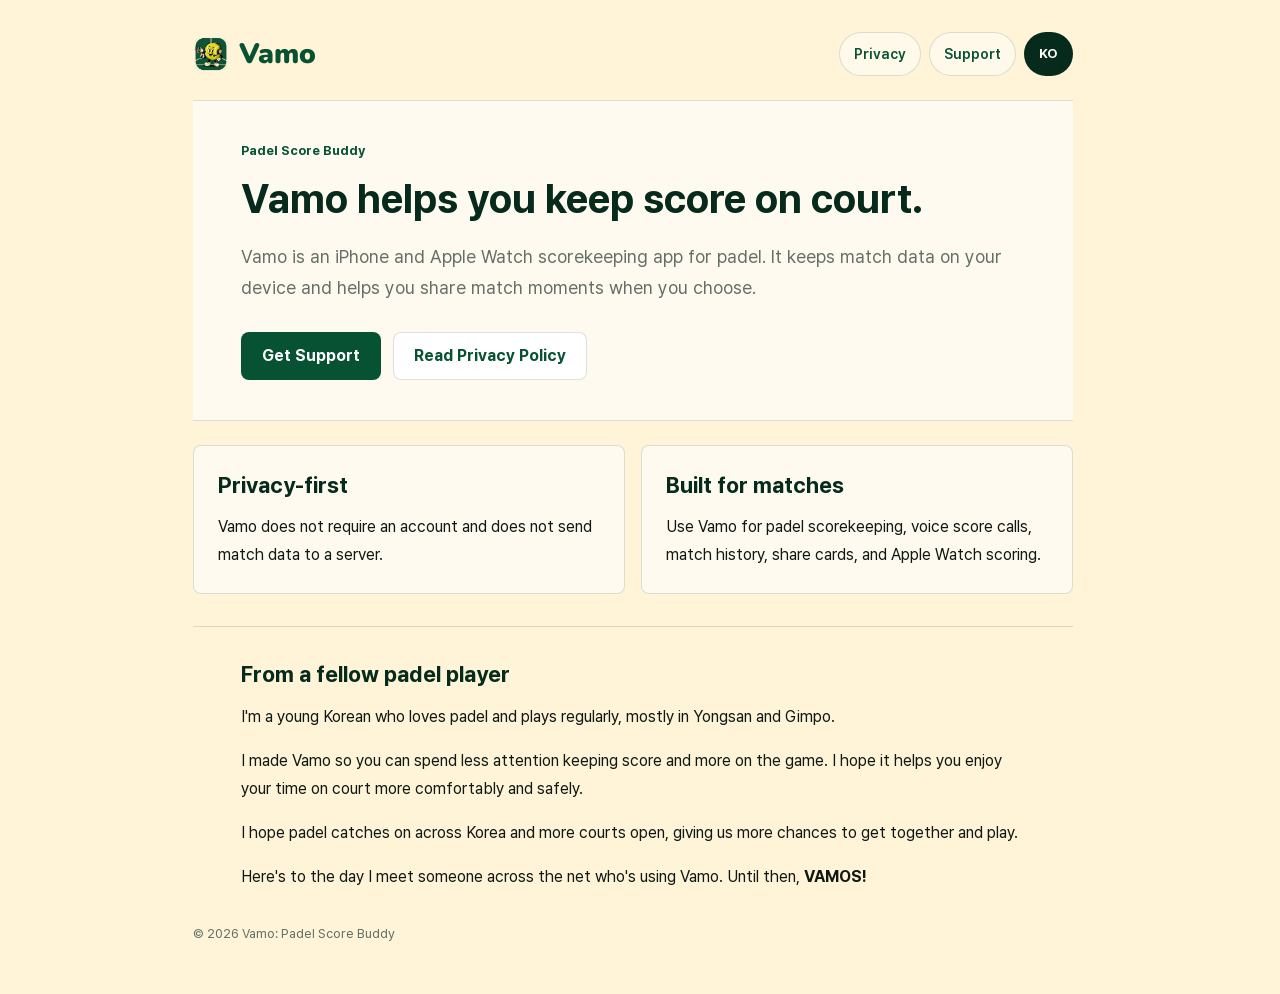
<file: index.html>
<!doctype html>
<html lang="en">
  <head>
    <meta charset="utf-8">
    <meta name="viewport" content="width=device-width, initial-scale=1">
    <title>Vamo Support</title>
    <meta name="description" content="Support and privacy information for Vamo: Padel Score Buddy.">
    <link rel="stylesheet" href="/styles.css">
  </head>
  <body>
    <main class="page">
      <div class="shell">
        <nav class="nav" aria-label="Main navigation">
          <a class="brand" href="/">
            <img class="mark" src="/assets/vamo-icon.png" alt="">
            <span>Vamo</span>
          </a>
          <div class="nav-links">
            <a href="/privacy/">Privacy</a>
            <a href="/support/">Support</a>
            <a class="language-button" href="/ko/">KO</a>
          </div>
        </nav>

        <section class="hero">
          <div class="kicker">Padel Score Buddy</div>
          <h1>Vamo helps you keep score on court.</h1>
          <p class="lead">
            Vamo is an iPhone and Apple Watch scorekeeping app for padel. It keeps match data on your device and helps you share match moments when you choose.
          </p>
          <div class="actions">
            <a class="button" href="/support/">Get Support</a>
            <a class="button secondary" href="/privacy/">Read Privacy Policy</a>
          </div>
        </section>

        <section class="grid" aria-label="Quick links">
          <article class="card">
            <h2>Privacy-first</h2>
            <p>Vamo does not require an account and does not send match data to a server.</p>
          </article>
          <article class="card">
            <h2>Built for matches</h2>
            <p>Use Vamo for padel scorekeeping, voice score calls, match history, share cards, and Apple Watch scoring.</p>
          </article>
        </section>

        <section class="developer-story" aria-labelledby="developer-heading">
          <h2 id="developer-heading">From a fellow padel player</h2>
          <p>I'm a young Korean who loves padel and plays regularly, mostly in Yongsan and Gimpo.</p>
          <p>I made Vamo so you can spend less attention keeping score and more on the game. I hope it helps you enjoy your time on court more comfortably and safely.</p>
          <p>I hope padel catches on across Korea and more courts open, giving us more chances to get together and play.</p>
          <p>Here's to the day I meet someone across the net who's using Vamo. Until then, <strong>VAMOS!</strong></p>
        </section>

        <p class="footer">© 2026 Vamo: Padel Score Buddy</p>
      </div>
    </main>
  </body>
</html>
</file>
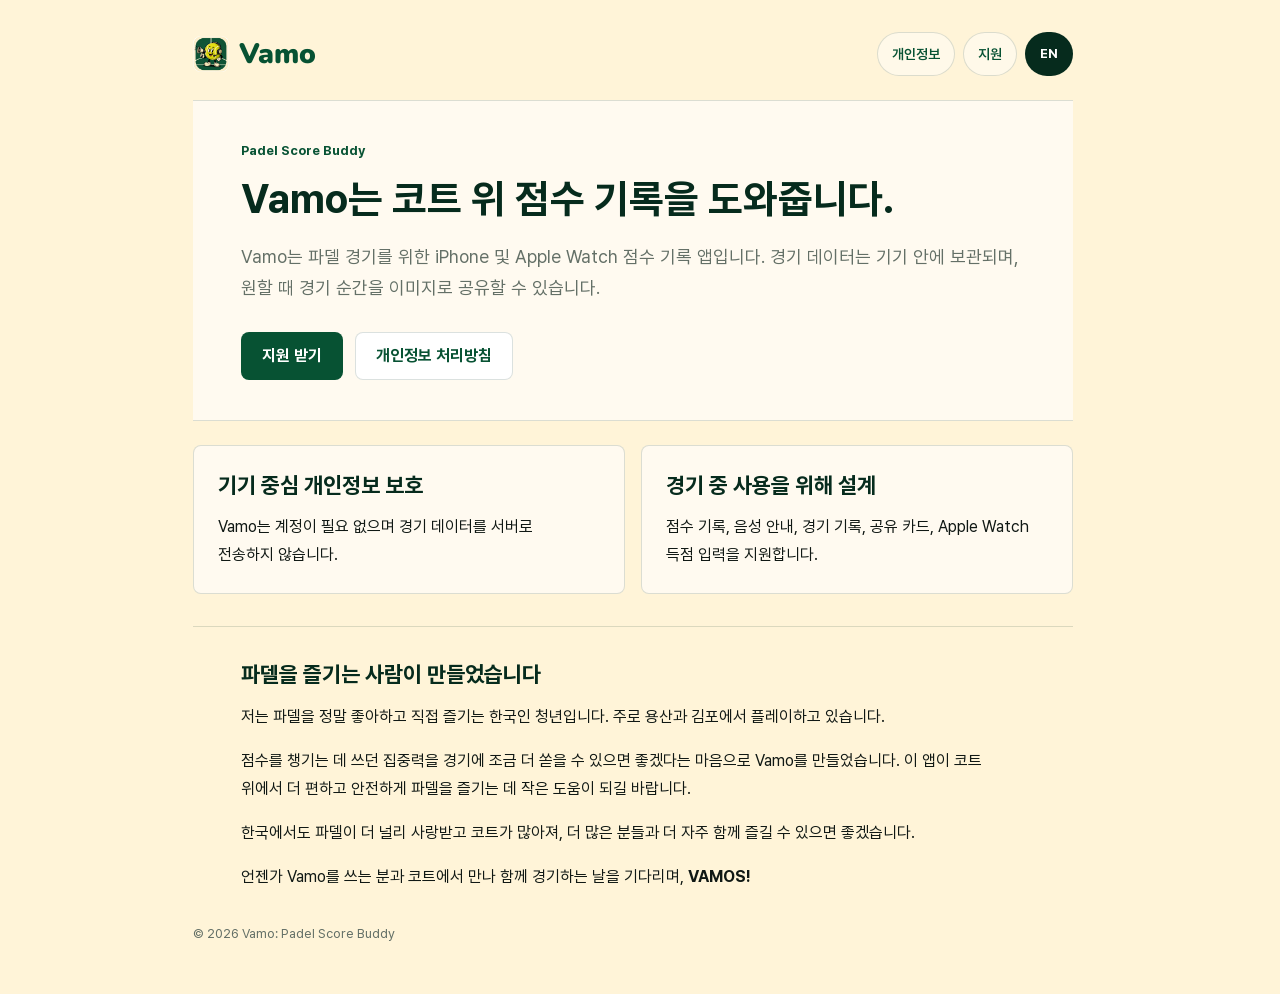
<file: ko/index.html>
<!doctype html>
<html lang="ko">
  <head>
    <meta charset="utf-8">
    <meta name="viewport" content="width=device-width, initial-scale=1">
    <title>Vamo 지원</title>
    <meta name="description" content="Vamo: Padel Score Buddy의 지원 및 개인정보 안내.">
    <link rel="stylesheet" href="/styles.css">
  </head>
  <body>
    <main class="page">
      <div class="shell">
        <nav class="nav" aria-label="Main navigation">
          <a class="brand" href="/ko/">
            <img class="mark" src="/assets/vamo-icon.png" alt="">
            <span>Vamo</span>
          </a>
          <div class="nav-links">
            <a href="/ko/privacy/">개인정보</a>
            <a href="/ko/support/">지원</a>
            <a class="language-button" href="/">EN</a>
          </div>
        </nav>

        <section class="hero">
          <div class="kicker">Padel Score Buddy</div>
          <h1>Vamo는 코트 위 점수 기록을 도와줍니다.</h1>
          <p class="lead">
            Vamo는 파델 경기를 위한 iPhone 및 Apple Watch 점수 기록 앱입니다. 경기 데이터는 기기 안에 보관되며, 원할 때 경기 순간을 이미지로 공유할 수 있습니다.
          </p>
          <div class="actions">
            <a class="button" href="/ko/support/">지원 받기</a>
            <a class="button secondary" href="/ko/privacy/">개인정보 처리방침</a>
          </div>
        </section>

        <section class="grid" aria-label="Quick links">
          <article class="card">
            <h2>기기 중심 개인정보 보호</h2>
            <p>Vamo는 계정이 필요 없으며 경기 데이터를 서버로 전송하지 않습니다.</p>
          </article>
          <article class="card">
            <h2>경기 중 사용을 위해 설계</h2>
            <p>점수 기록, 음성 안내, 경기 기록, 공유 카드, Apple Watch 득점 입력을 지원합니다.</p>
          </article>
        </section>

        <section class="developer-story" aria-labelledby="developer-heading">
          <h2 id="developer-heading">파델을 즐기는 사람이 만들었습니다</h2>
          <p>저는 파델을 정말 좋아하고 직접 즐기는 한국인 청년입니다. 주로 용산과 김포에서 플레이하고 있습니다.</p>
          <p>점수를 챙기는 데 쓰던 집중력을 경기에 조금 더 쏟을 수 있으면 좋겠다는 마음으로 Vamo를 만들었습니다. 이 앱이 코트 위에서 더 편하고 안전하게 파델을 즐기는 데 작은 도움이 되길 바랍니다.</p>
          <p>한국에서도 파델이 더 널리 사랑받고 코트가 많아져, 더 많은 분들과 더 자주 함께 즐길 수 있으면 좋겠습니다.</p>
          <p>언젠가 Vamo를 쓰는 분과 코트에서 만나 함께 경기하는 날을 기다리며, <strong>VAMOS!</strong></p>
        </section>

        <p class="footer">© 2026 Vamo: Padel Score Buddy</p>
      </div>
    </main>
  </body>
</html>
</file>
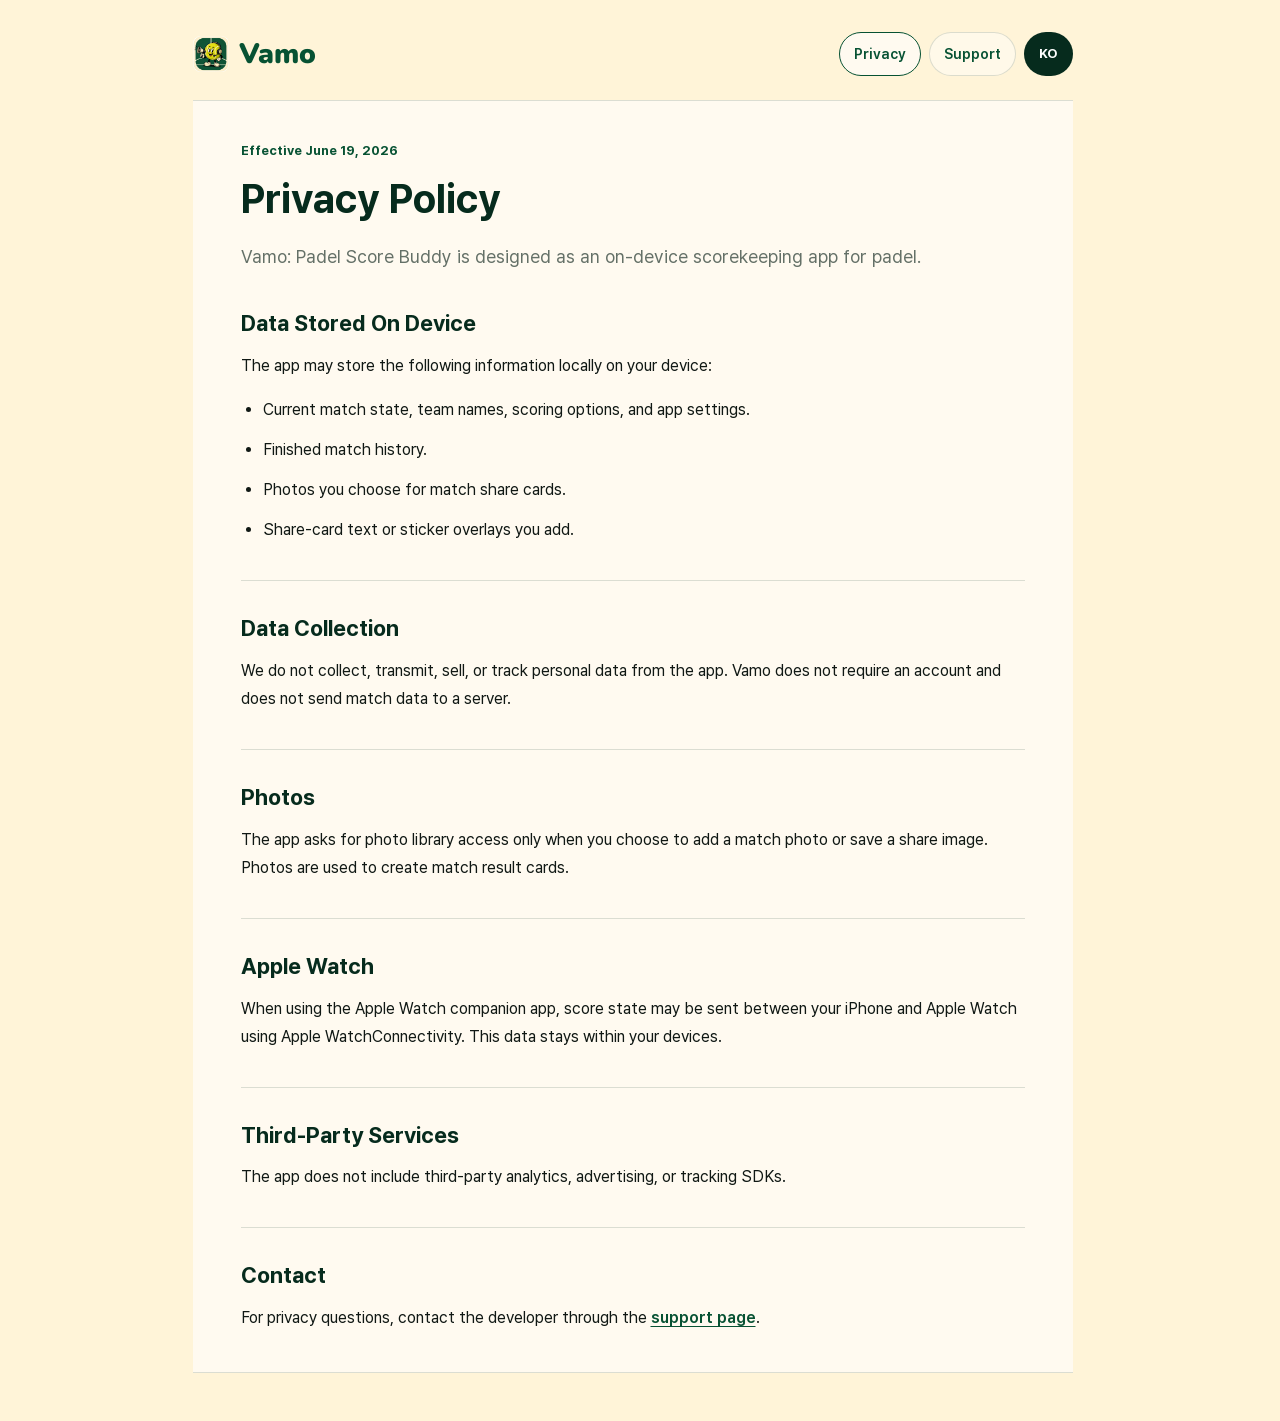
<file: privacy/index.html>
<!doctype html>
<html lang="en">
  <head>
    <meta charset="utf-8">
    <meta name="viewport" content="width=device-width, initial-scale=1">
    <title>Privacy Policy - Vamo</title>
    <meta name="description" content="Privacy Policy for Vamo: Padel Score Buddy.">
    <link rel="stylesheet" href="/styles.css">
  </head>
  <body>
    <main class="page">
      <div class="shell">
        <nav class="nav" aria-label="Main navigation">
          <a class="brand" href="/">
            <img class="mark" src="/assets/vamo-icon.png" alt="">
            <span>Vamo</span>
          </a>
          <div class="nav-links">
            <a href="/privacy/" aria-current="page">Privacy</a>
            <a href="/support/">Support</a>
            <a class="language-button" href="/ko/privacy/">KO</a>
          </div>
        </nav>

        <article class="hero content">
          <div>
            <div class="kicker">Effective June 19, 2026</div>
            <h1>Privacy Policy</h1>
            <p class="lead">Vamo: Padel Score Buddy is designed as an on-device scorekeeping app for padel.</p>
          </div>

          <section>
            <h2>Data Stored On Device</h2>
            <p>The app may store the following information locally on your device:</p>
            <ul>
              <li>Current match state, team names, scoring options, and app settings.</li>
              <li>Finished match history.</li>
              <li>Photos you choose for match share cards.</li>
              <li>Share-card text or sticker overlays you add.</li>
            </ul>
          </section>

          <section>
            <h2>Data Collection</h2>
            <p>We do not collect, transmit, sell, or track personal data from the app. Vamo does not require an account and does not send match data to a server.</p>
          </section>

          <section>
            <h2>Photos</h2>
            <p>The app asks for photo library access only when you choose to add a match photo or save a share image. Photos are used to create match result cards.</p>
          </section>

          <section>
            <h2>Apple Watch</h2>
            <p>When using the Apple Watch companion app, score state may be sent between your iPhone and Apple Watch using Apple WatchConnectivity. This data stays within your devices.</p>
          </section>

          <section>
            <h2>Third-Party Services</h2>
            <p>The app does not include third-party analytics, advertising, or tracking SDKs.</p>
          </section>

          <section>
            <h2>Contact</h2>
            <p>For privacy questions, contact the developer through the <a href="/support/">support page</a>.</p>
          </section>
        </article>
      </div>
    </main>
  </body>
</html>
</file>
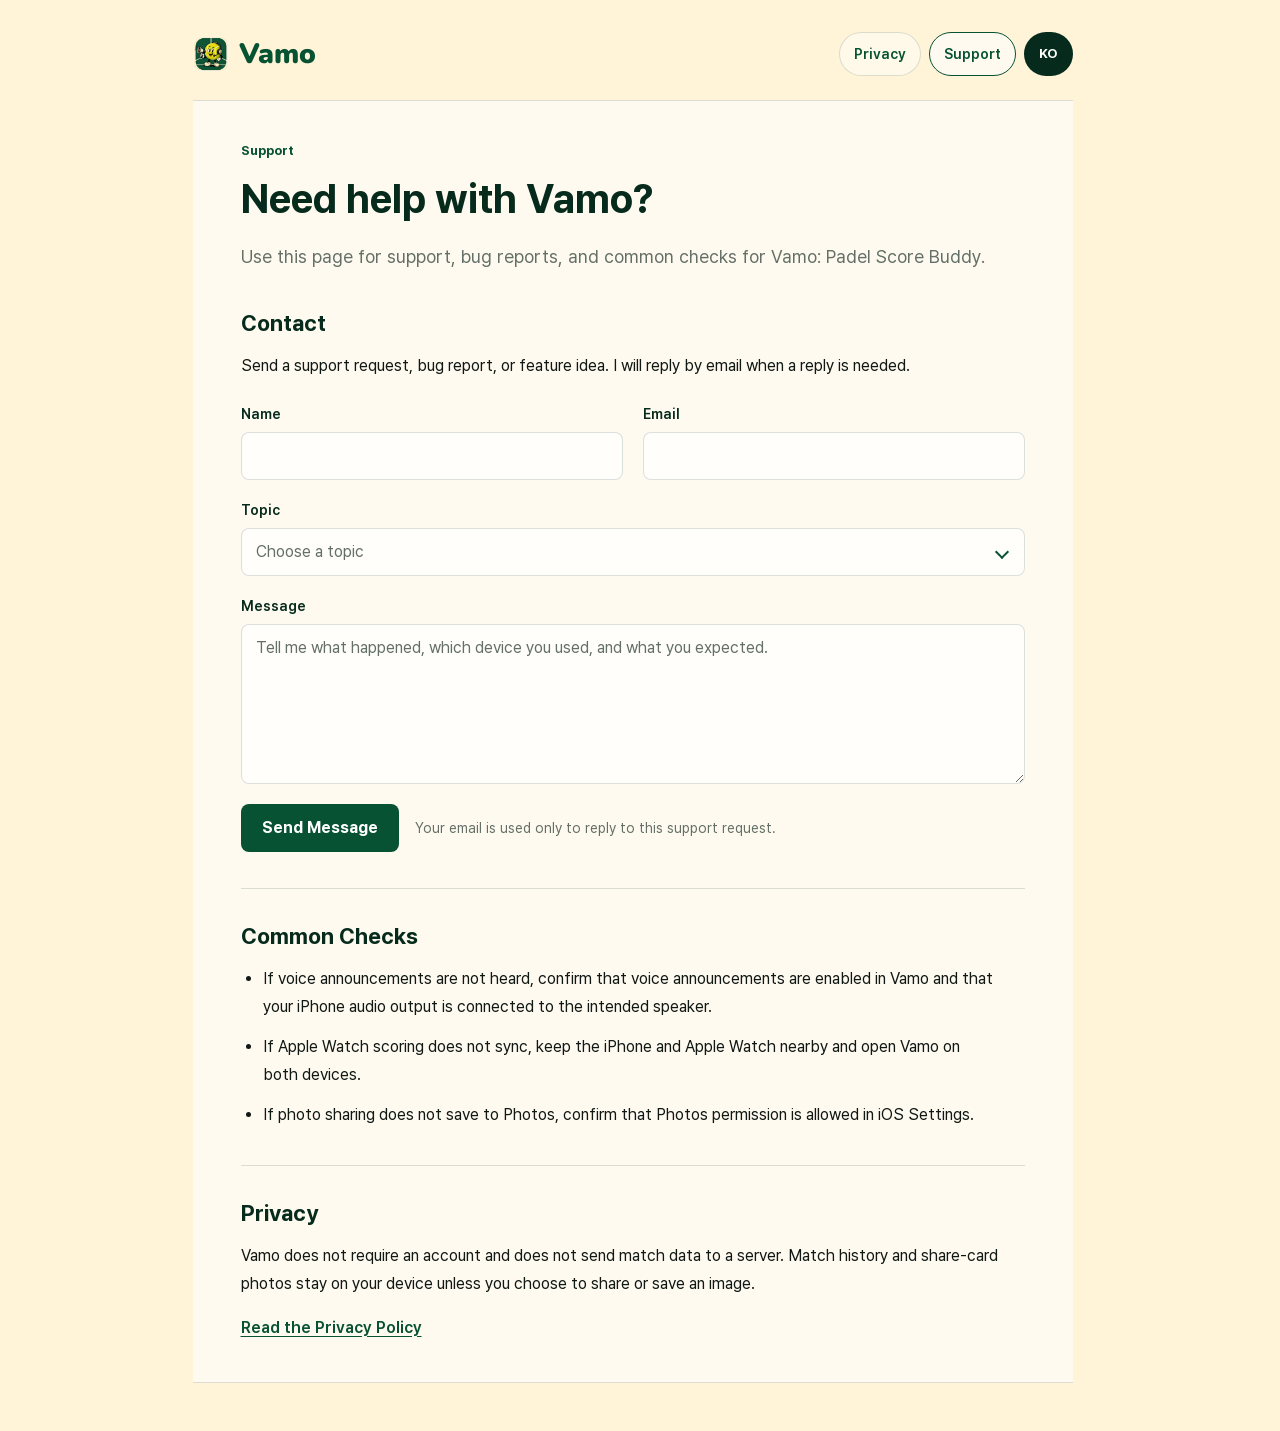
<file: support/index.html>
<!doctype html>
<html lang="en">
  <head>
    <meta charset="utf-8">
    <meta name="viewport" content="width=device-width, initial-scale=1">
    <title>Support - Vamo</title>
    <meta name="description" content="Support for Vamo: Padel Score Buddy.">
    <link rel="stylesheet" href="/styles.css">
  </head>
  <body>
    <main class="page">
      <div class="shell">
        <nav class="nav" aria-label="Main navigation">
          <a class="brand" href="/">
            <img class="mark" src="/assets/vamo-icon.png" alt="">
            <span>Vamo</span>
          </a>
          <div class="nav-links">
            <a href="/privacy/">Privacy</a>
            <a href="/support/" aria-current="page">Support</a>
            <a class="language-button" href="/ko/support/">KO</a>
          </div>
        </nav>

        <article class="hero content">
          <div>
            <div class="kicker">Support</div>
            <h1>Need help with Vamo?</h1>
            <p class="lead">Use this page for support, bug reports, and common checks for Vamo: Padel Score Buddy.</p>
          </div>

          <section>
            <h2>Contact</h2>
            <p>Send a support request, bug report, or feature idea. I will reply by email when a reply is needed.</p>
            <form class="contact-form" action="https://api.web3forms.com/submit" method="POST">
              <input type="hidden" name="access_key" value="acc9166d-5614-4191-8ba9-2f325bc318d2">
              <input type="hidden" name="from_name" value="Vamo Support">
              <input type="hidden" name="subject" value="New Vamo support request">
              <input type="hidden" name="redirect" value="https://vamo-support.pages.dev/thanks/">
              <input class="hidden-field" type="checkbox" name="botcheck" tabindex="-1" autocomplete="off">

              <div class="form-grid">
                <div class="field">
                  <label for="name">Name</label>
                  <input id="name" type="text" name="name" autocomplete="name" required>
                </div>
                <div class="field">
                  <label for="email">Email</label>
                  <input id="email" type="email" name="email" autocomplete="email" required>
                </div>
              </div>

              <div class="field">
                <label for="topic">Topic</label>
                <div class="select-control">
                <select id="topic" name="topic" required>
                  <option value="">Choose a topic</option>
                  <option>Bug report</option>
                  <option>Apple Watch sync</option>
                  <option>Voice announcements</option>
                  <option>Feature request</option>
                  <option>Other</option>
                </select>
                </div>
              </div>

              <div class="field">
                <label for="message">Message</label>
                <textarea id="message" name="message" placeholder="Tell me what happened, which device you used, and what you expected." required></textarea>
              </div>

              <div class="submit-row">
                <button class="button" type="submit">Send Message</button>
                <p class="contact-note">Your email is used only to reply to this support request.</p>
              </div>
            </form>
          </section>

          <section>
            <h2>Common Checks</h2>
            <ul>
              <li>If voice announcements are not heard, confirm that voice announcements are enabled in Vamo and that your iPhone audio output is connected to the intended speaker.</li>
              <li>If Apple Watch scoring does not sync, keep the iPhone and Apple Watch nearby and open Vamo on both devices.</li>
              <li>If photo sharing does not save to Photos, confirm that Photos permission is allowed in iOS Settings.</li>
            </ul>
          </section>

          <section>
            <h2>Privacy</h2>
            <p>Vamo does not require an account and does not send match data to a server. Match history and share-card photos stay on your device unless you choose to share or save an image.</p>
            <p><a href="/privacy/">Read the Privacy Policy</a></p>
          </section>
        </article>
      </div>
    </main>
  </body>
</html>
</file>
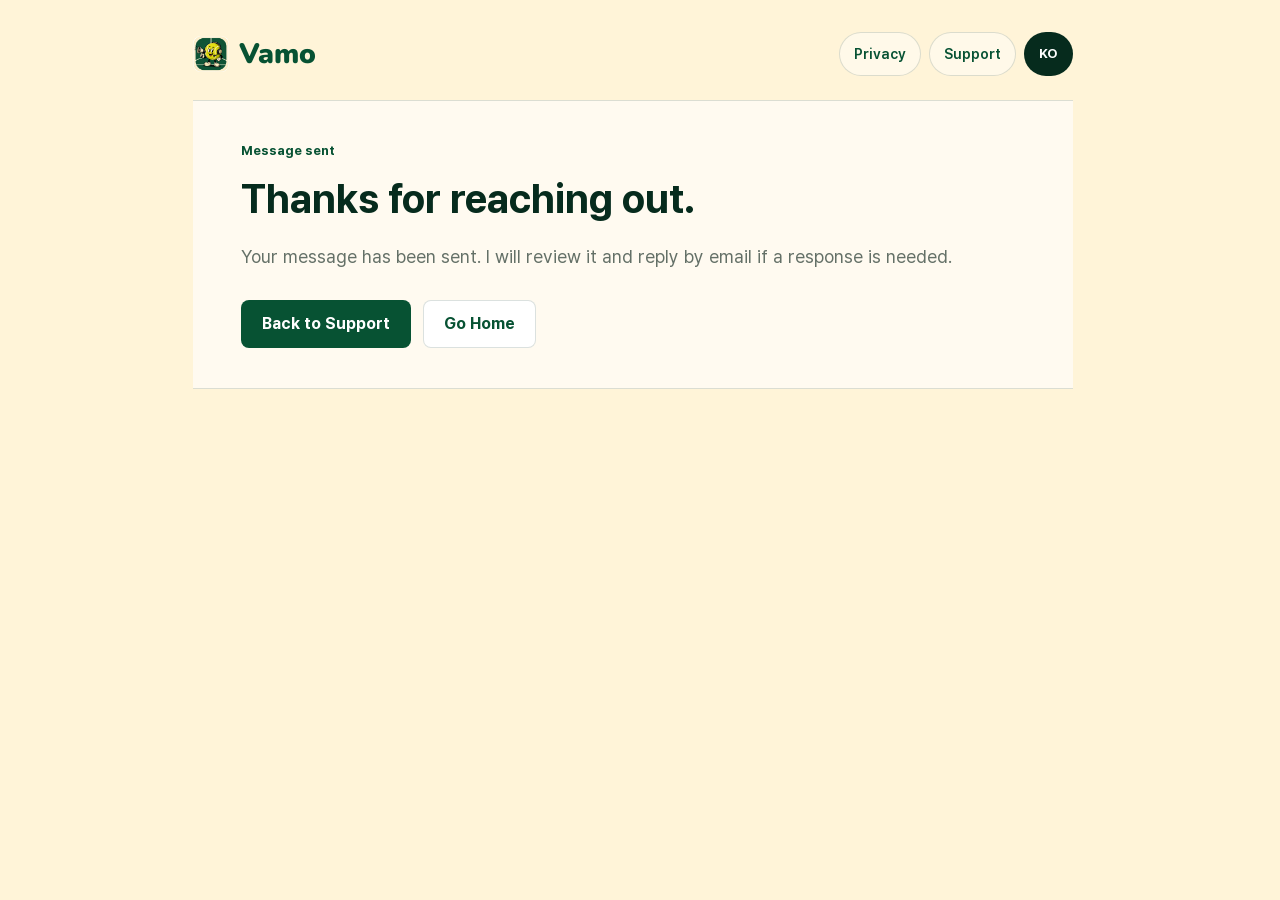
<file: thanks/index.html>
<!doctype html>
<html lang="en">
  <head>
    <meta charset="utf-8">
    <meta name="viewport" content="width=device-width, initial-scale=1">
    <title>Message Sent - Vamo</title>
    <meta name="description" content="Your Vamo support message has been sent.">
    <link rel="stylesheet" href="/styles.css">
  </head>
  <body>
    <main class="page">
      <div class="shell">
        <nav class="nav" aria-label="Main navigation">
          <a class="brand" href="/">
            <img class="mark" src="/assets/vamo-icon.png" alt="">
            <span>Vamo</span>
          </a>
          <div class="nav-links">
            <a href="/privacy/">Privacy</a>
            <a href="/support/">Support</a>
            <a class="language-button" href="/ko/thanks/">KO</a>
          </div>
        </nav>

        <section class="hero">
          <div class="kicker">Message sent</div>
          <h1>Thanks for reaching out.</h1>
          <p class="lead">Your message has been sent. I will review it and reply by email if a response is needed.</p>
          <div class="actions">
            <a class="button" href="/support/">Back to Support</a>
            <a class="button secondary" href="/">Go Home</a>
          </div>
        </section>
      </div>
    </main>
  </body>
</html>
</file>
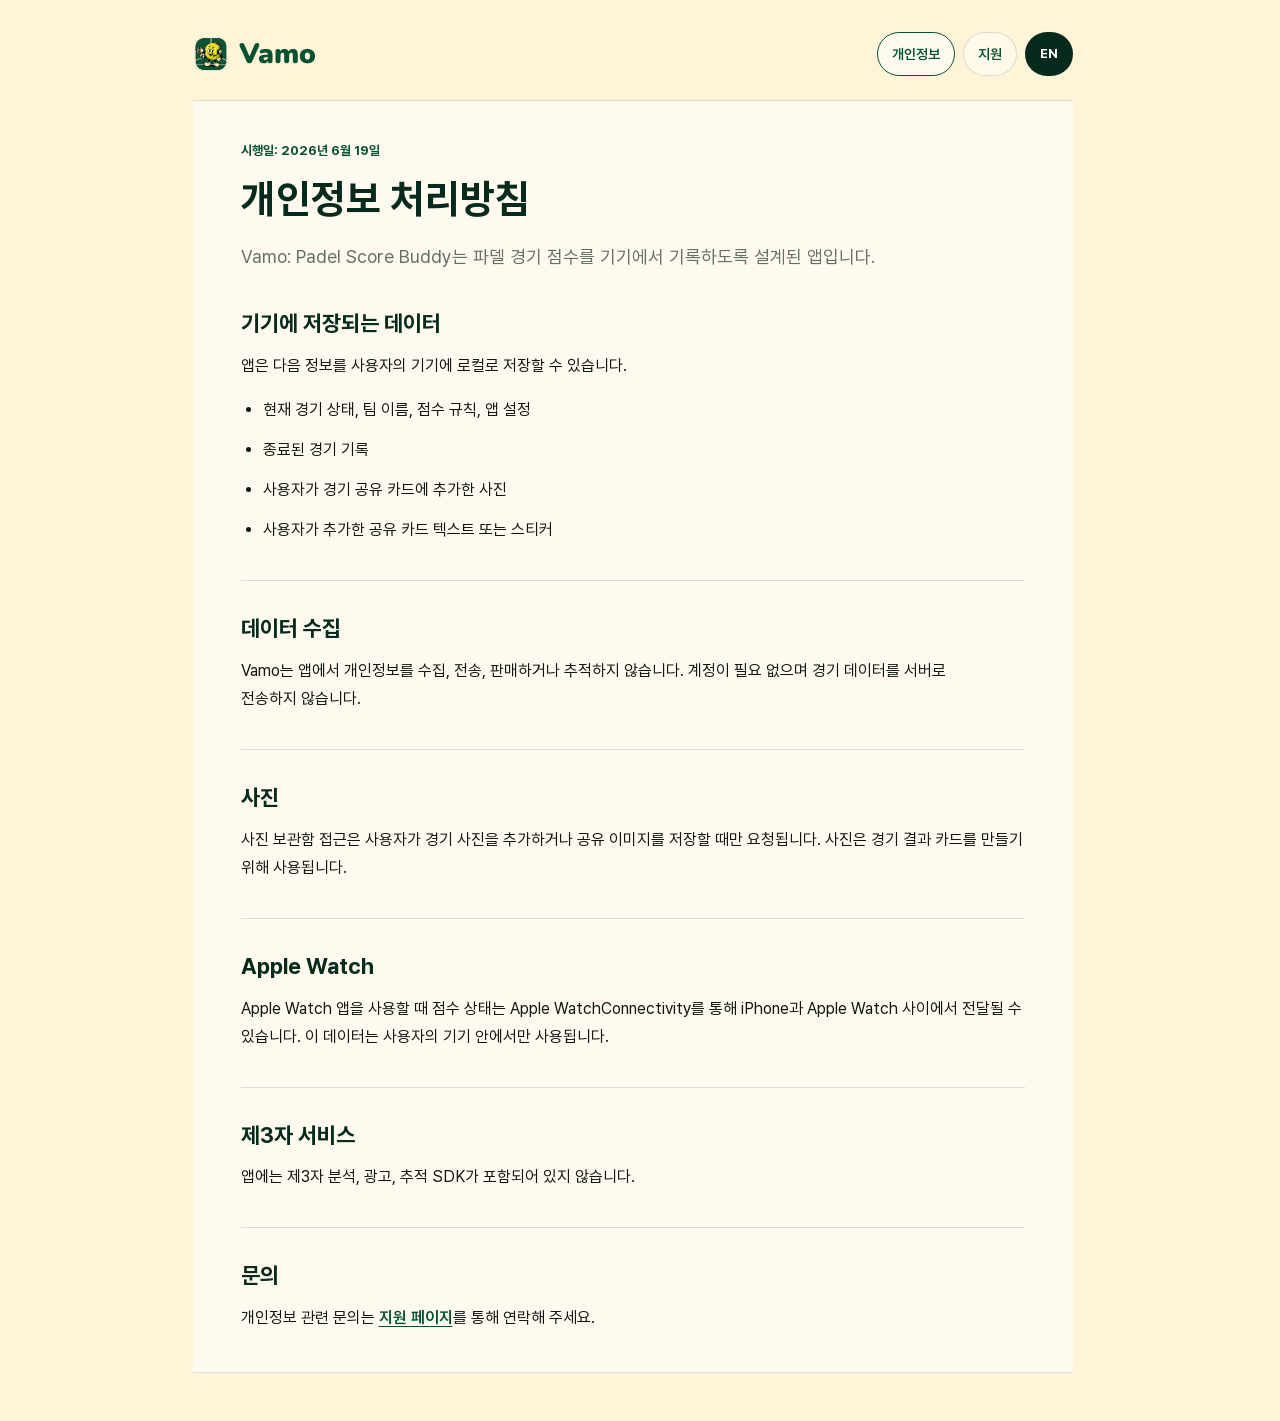
<file: ko/privacy/index.html>
<!doctype html>
<html lang="ko">
  <head>
    <meta charset="utf-8">
    <meta name="viewport" content="width=device-width, initial-scale=1">
    <title>개인정보 처리방침 - Vamo</title>
    <meta name="description" content="Vamo: Padel Score Buddy 개인정보 처리방침.">
    <link rel="stylesheet" href="/styles.css">
  </head>
  <body>
    <main class="page">
      <div class="shell">
        <nav class="nav" aria-label="Main navigation">
          <a class="brand" href="/ko/">
            <img class="mark" src="/assets/vamo-icon.png" alt="">
            <span>Vamo</span>
          </a>
          <div class="nav-links">
            <a href="/ko/privacy/" aria-current="page">개인정보</a>
            <a href="/ko/support/">지원</a>
            <a class="language-button" href="/privacy/">EN</a>
          </div>
        </nav>

        <article class="hero content">
          <div>
            <div class="kicker">시행일: 2026년 6월 19일</div>
            <h1>개인정보 처리방침</h1>
            <p class="lead">Vamo: Padel Score Buddy는 파델 경기 점수를 기기에서 기록하도록 설계된 앱입니다.</p>
          </div>

          <section>
            <h2>기기에 저장되는 데이터</h2>
            <p>앱은 다음 정보를 사용자의 기기에 로컬로 저장할 수 있습니다.</p>
            <ul>
              <li>현재 경기 상태, 팀 이름, 점수 규칙, 앱 설정</li>
              <li>종료된 경기 기록</li>
              <li>사용자가 경기 공유 카드에 추가한 사진</li>
              <li>사용자가 추가한 공유 카드 텍스트 또는 스티커</li>
            </ul>
          </section>

          <section>
            <h2>데이터 수집</h2>
            <p>Vamo는 앱에서 개인정보를 수집, 전송, 판매하거나 추적하지 않습니다. 계정이 필요 없으며 경기 데이터를 서버로 전송하지 않습니다.</p>
          </section>

          <section>
            <h2>사진</h2>
            <p>사진 보관함 접근은 사용자가 경기 사진을 추가하거나 공유 이미지를 저장할 때만 요청됩니다. 사진은 경기 결과 카드를 만들기 위해 사용됩니다.</p>
          </section>

          <section>
            <h2>Apple Watch</h2>
            <p>Apple Watch 앱을 사용할 때 점수 상태는 Apple WatchConnectivity를 통해 iPhone과 Apple Watch 사이에서 전달될 수 있습니다. 이 데이터는 사용자의 기기 안에서만 사용됩니다.</p>
          </section>

          <section>
            <h2>제3자 서비스</h2>
            <p>앱에는 제3자 분석, 광고, 추적 SDK가 포함되어 있지 않습니다.</p>
          </section>

          <section>
            <h2>문의</h2>
            <p>개인정보 관련 문의는 <a href="/ko/support/">지원 페이지</a>를 통해 연락해 주세요.</p>
          </section>
        </article>
      </div>
    </main>
  </body>
</html>
</file>
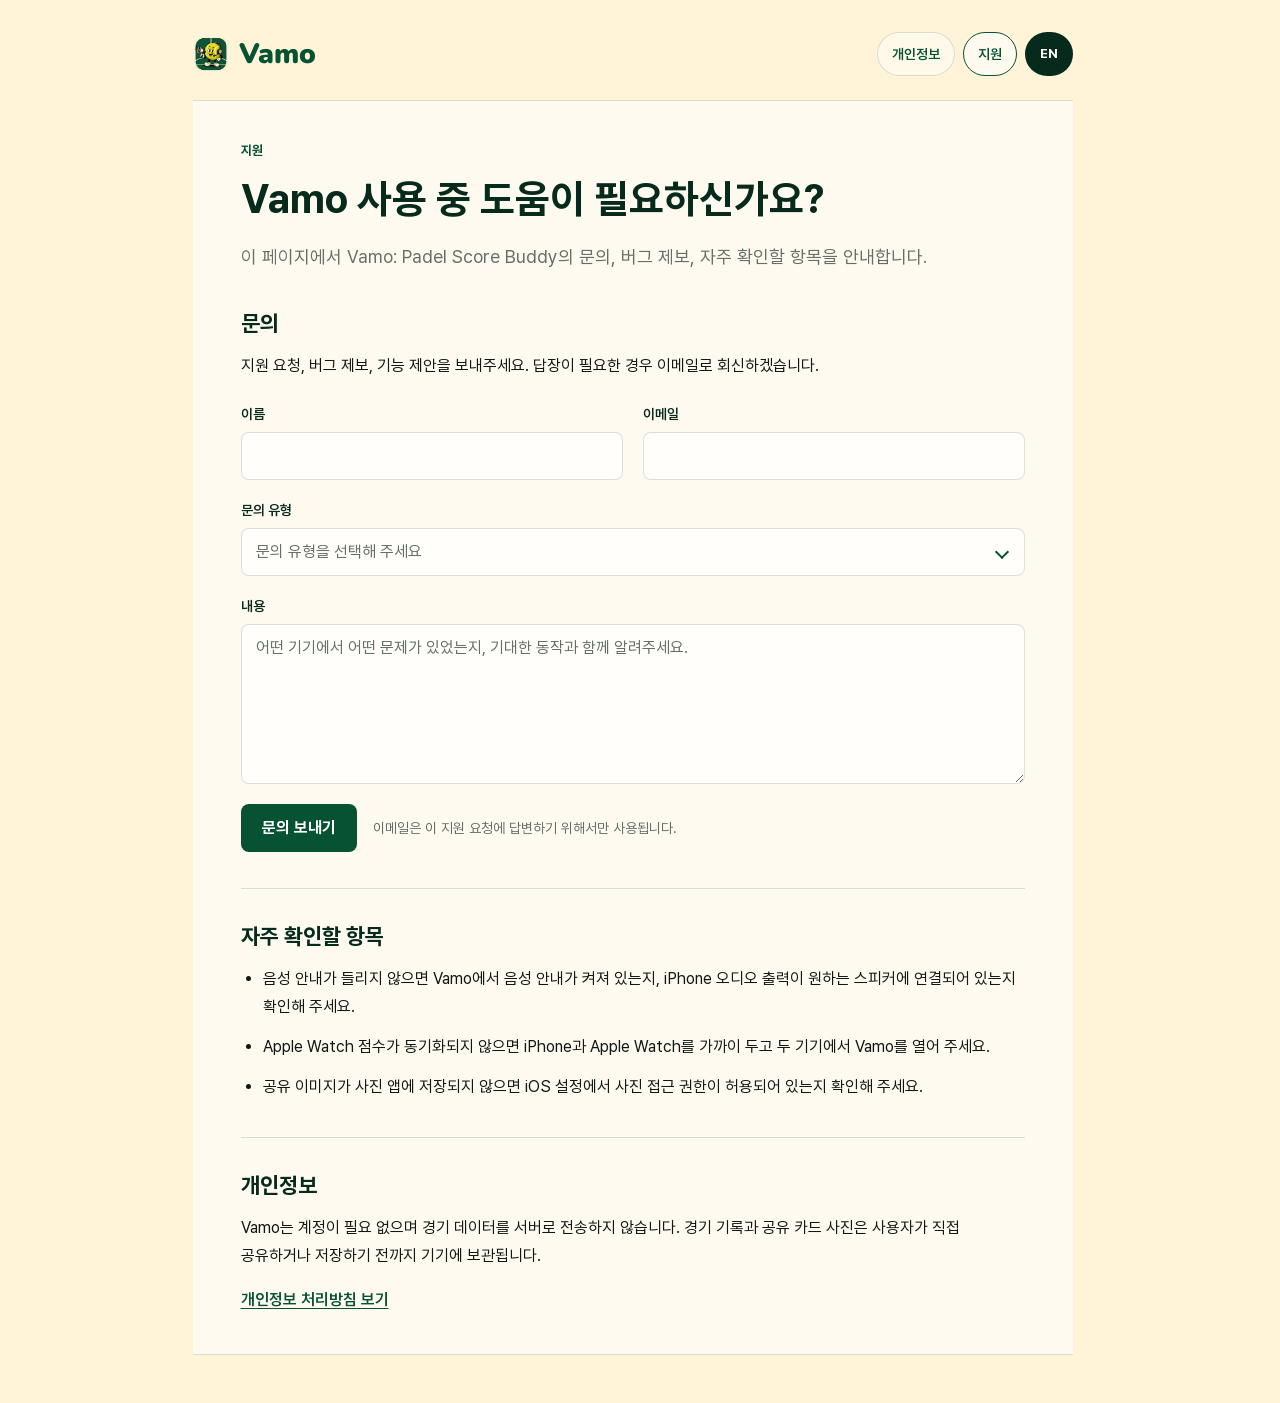
<file: ko/support/index.html>
<!doctype html>
<html lang="ko">
  <head>
    <meta charset="utf-8">
    <meta name="viewport" content="width=device-width, initial-scale=1">
    <title>지원 - Vamo</title>
    <meta name="description" content="Vamo: Padel Score Buddy 지원 페이지.">
    <link rel="stylesheet" href="/styles.css">
  </head>
  <body>
    <main class="page">
      <div class="shell">
        <nav class="nav" aria-label="Main navigation">
          <a class="brand" href="/ko/">
            <img class="mark" src="/assets/vamo-icon.png" alt="">
            <span>Vamo</span>
          </a>
          <div class="nav-links">
            <a href="/ko/privacy/">개인정보</a>
            <a href="/ko/support/" aria-current="page">지원</a>
            <a class="language-button" href="/support/">EN</a>
          </div>
        </nav>

        <article class="hero content">
          <div>
            <div class="kicker">지원</div>
            <h1>Vamo 사용 중 도움이 필요하신가요?</h1>
            <p class="lead">이 페이지에서 Vamo: Padel Score Buddy의 문의, 버그 제보, 자주 확인할 항목을 안내합니다.</p>
          </div>

          <section>
            <h2>문의</h2>
            <p>지원 요청, 버그 제보, 기능 제안을 보내주세요. 답장이 필요한 경우 이메일로 회신하겠습니다.</p>
            <form class="contact-form" action="https://api.web3forms.com/submit" method="POST">
              <input type="hidden" name="access_key" value="acc9166d-5614-4191-8ba9-2f325bc318d2">
              <input type="hidden" name="from_name" value="Vamo Support">
              <input type="hidden" name="subject" value="New Vamo support request">
              <input type="hidden" name="redirect" value="https://vamo-support.pages.dev/ko/thanks/">
              <input class="hidden-field" type="checkbox" name="botcheck" tabindex="-1" autocomplete="off">

              <div class="form-grid">
                <div class="field">
                  <label for="ko-name">이름</label>
                  <input id="ko-name" type="text" name="name" autocomplete="name" required>
                </div>
                <div class="field">
                  <label for="ko-email">이메일</label>
                  <input id="ko-email" type="email" name="email" autocomplete="email" required>
                </div>
              </div>

              <div class="field">
                <label for="ko-topic">문의 유형</label>
                <div class="select-control">
                <select id="ko-topic" name="topic" required>
                  <option value="">문의 유형을 선택해 주세요</option>
                  <option>버그 제보</option>
                  <option>Apple Watch 동기화</option>
                  <option>음성 안내</option>
                  <option>기능 제안</option>
                  <option>기타</option>
                </select>
                </div>
              </div>

              <div class="field">
                <label for="ko-message">내용</label>
                <textarea id="ko-message" name="message" placeholder="어떤 기기에서 어떤 문제가 있었는지, 기대한 동작과 함께 알려주세요." required></textarea>
              </div>

              <div class="submit-row">
                <button class="button" type="submit">문의 보내기</button>
                <p class="contact-note">이메일은 이 지원 요청에 답변하기 위해서만 사용됩니다.</p>
              </div>
            </form>
          </section>

          <section>
            <h2>자주 확인할 항목</h2>
            <ul>
              <li>음성 안내가 들리지 않으면 Vamo에서 음성 안내가 켜져 있는지, iPhone 오디오 출력이 원하는 스피커에 연결되어 있는지 확인해 주세요.</li>
              <li>Apple Watch 점수가 동기화되지 않으면 iPhone과 Apple Watch를 가까이 두고 두 기기에서 Vamo를 열어 주세요.</li>
              <li>공유 이미지가 사진 앱에 저장되지 않으면 iOS 설정에서 사진 접근 권한이 허용되어 있는지 확인해 주세요.</li>
            </ul>
          </section>

          <section>
            <h2>개인정보</h2>
            <p>Vamo는 계정이 필요 없으며 경기 데이터를 서버로 전송하지 않습니다. 경기 기록과 공유 카드 사진은 사용자가 직접 공유하거나 저장하기 전까지 기기에 보관됩니다.</p>
            <p><a href="/ko/privacy/">개인정보 처리방침 보기</a></p>
          </section>
        </article>
      </div>
    </main>
  </body>
</html>
</file>
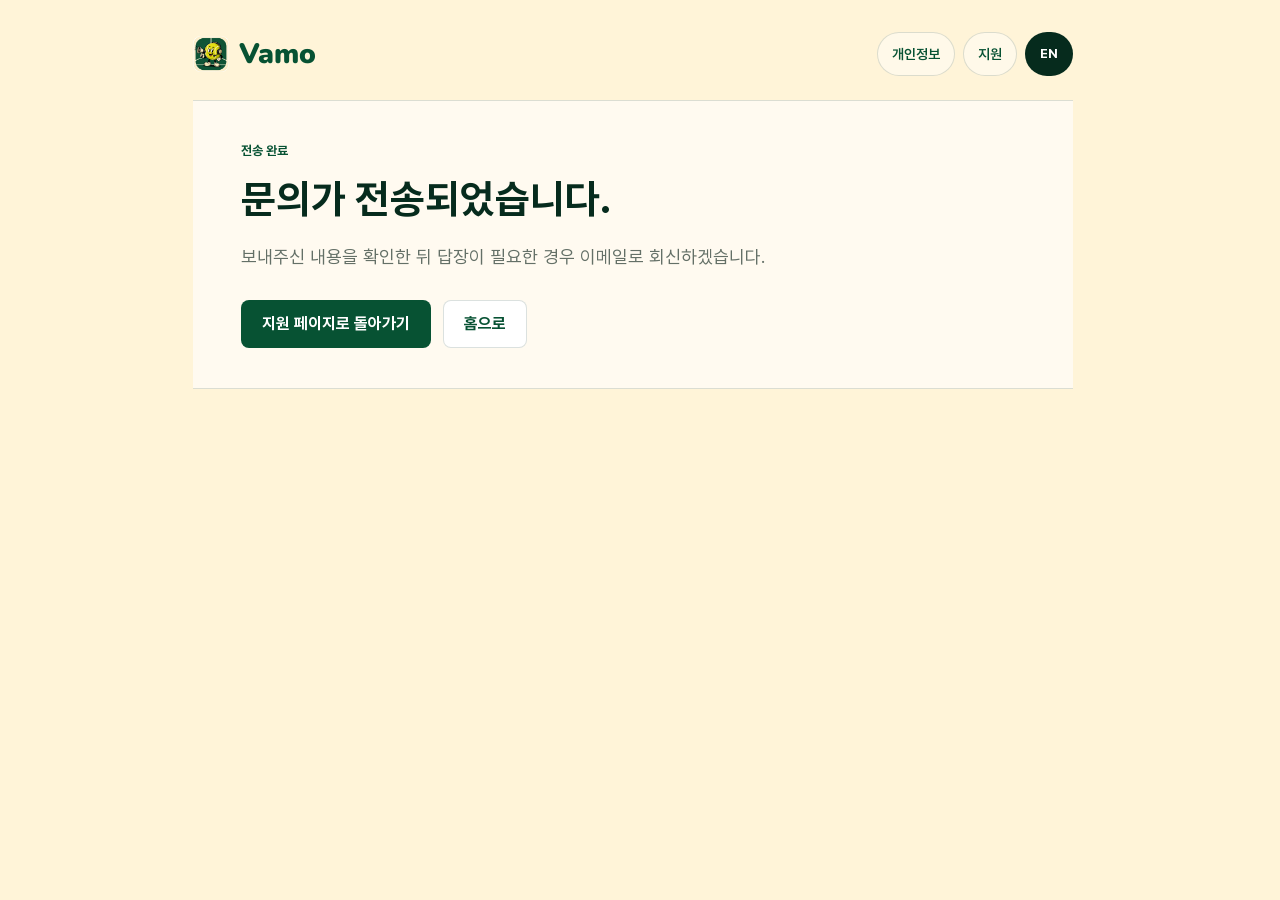
<file: ko/thanks/index.html>
<!doctype html>
<html lang="ko">
  <head>
    <meta charset="utf-8">
    <meta name="viewport" content="width=device-width, initial-scale=1">
    <title>문의 전송 완료 - Vamo</title>
    <meta name="description" content="Vamo 지원 문의가 전송되었습니다.">
    <link rel="stylesheet" href="/styles.css">
  </head>
  <body>
    <main class="page">
      <div class="shell">
        <nav class="nav" aria-label="Main navigation">
          <a class="brand" href="/ko/">
            <img class="mark" src="/assets/vamo-icon.png" alt="">
            <span>Vamo</span>
          </a>
          <div class="nav-links">
            <a href="/ko/privacy/">개인정보</a>
            <a href="/ko/support/">지원</a>
            <a class="language-button" href="/thanks/">EN</a>
          </div>
        </nav>

        <section class="hero">
          <div class="kicker">전송 완료</div>
          <h1>문의가 전송되었습니다.</h1>
          <p class="lead">보내주신 내용을 확인한 뒤 답장이 필요한 경우 이메일로 회신하겠습니다.</p>
          <div class="actions">
            <a class="button" href="/ko/support/">지원 페이지로 돌아가기</a>
            <a class="button secondary" href="/ko/">홈으로</a>
          </div>
        </section>
      </div>
    </main>
  </body>
</html>
</file>
<file: styles.css>
@font-face {
  font-family: Pretendard;
  src: url('/assets/fonts/Pretendard-Regular.woff2') format('woff2');
  font-style: normal;
  font-weight: 400;
  font-display: swap;
}
@font-face {
  font-family: Pretendard;
  src: url('/assets/fonts/Pretendard-SemiBold.woff2') format('woff2');
  font-style: normal;
  font-weight: 600;
  font-display: swap;
}
@font-face {
  font-family: Pretendard;
  src: url('/assets/fonts/Pretendard-Bold.woff2') format('woff2');
  font-style: normal;
  font-weight: 700;
  font-display: swap;
}
@font-face {
  font-family: Nunito;
  src: url('/assets/fonts/Nunito-Variable.ttf') format('truetype');
  font-style: normal;
  font-weight: 200 1000;
  font-display: swap;
}

:root {
  color-scheme: light;
  --green: #075233;
  --green-deep: #062b1d;
  --cream: #fff4d8;
  --paper: #fffaf0;
  --line: rgba(6, 43, 29, 0.14);
  --text: #101814;
  --muted: #647067;
  --ball: #f2d647;
  --control-height: 48px;
}
* { box-sizing: border-box; }
html { scrollbar-gutter: stable; }
body {
  margin: 0;
  background: var(--cream);
  color: var(--text);
  font-family: Pretendard, -apple-system, BlinkMacSystemFont, 'Segoe UI', sans-serif;
  font-size: 16px;
  line-height: 1.75;
  letter-spacing: 0;
  -webkit-text-size-adjust: 100%;
}
a { color: var(--green); font-weight: 600; text-underline-offset: 3px; }
a:focus-visible, button:focus-visible, input:focus-visible,
select:focus-visible, textarea:focus-visible {
  outline: 3px solid var(--green);
  outline-offset: 3px;
}
.page { min-height: 100vh; padding: 32px 24px 48px; }
.shell { width: 100%; max-width: 880px; min-width: 0; margin-inline: auto; }
.nav {
  display: flex;
  justify-content: space-between;
  align-items: center;
  gap: 16px;
  margin-bottom: 24px;
}
.brand {
  display: inline-flex;
  flex-shrink: 0;
  align-items: center;
  gap: 10px;
  min-height: 44px;
  color: var(--green);
  text-decoration: none;
}
.brand span { font-family: ui-rounded, Nunito, sans-serif; font-size: 28px; font-weight: 900; line-height: 1; }
.mark { display: block; width: 36px; height: 36px; border-radius: 8px; object-fit: cover; }
.nav-links { display: flex; align-items: center; justify-content: flex-end; gap: 8px; }
.nav-links a {
  display: inline-flex;
  align-items: center;
  justify-content: center;
  min-height: 44px;
  padding: 10px 14px;
  border: 1px solid var(--line);
  border-radius: 999px;
  background: rgba(255, 255, 255, 0.45);
  font-size: 14px;
  line-height: 20px;
  text-decoration: none;
  white-space: nowrap;
}
.nav-links a[aria-current='page'] { border-color: var(--green); background: var(--paper); }
.nav-links a.language-button { min-width: 44px; background: var(--green-deep); color: white; font-size: 13px; font-weight: 700; }
.hero { padding: 40px 48px; background: var(--paper); border-block: 1px solid var(--line); }
.kicker { margin-bottom: 12px; color: var(--green); font-size: 13px; line-height: 1.5; font-weight: 700; }
h1, h2, p, li { overflow-wrap: anywhere; text-wrap: pretty; }
:lang(ko) { word-break: keep-all; }
h1 { margin: 0 0 16px; color: var(--green-deep); font-size: 40px; font-weight: 700; line-height: 1.3; text-wrap: balance; }
h2 { margin: 0 0 12px; color: var(--green-deep); font-size: 22px; font-weight: 700; line-height: 1.45; }
p { margin: 0 0 16px; }
p:last-child { margin-bottom: 0; }
.lead { margin-bottom: 0; color: var(--muted); font-size: 18px; font-weight: 400; line-height: 1.75; }
.actions { display: flex; flex-wrap: wrap; gap: 12px; margin-top: 28px; }
.button {
  display: inline-flex;
  justify-content: center;
  align-items: center;
  min-height: var(--control-height);
  padding: 12px 20px;
  border: 1px solid transparent;
  border-radius: 8px;
  background: var(--green);
  color: white;
  font: inherit;
  font-weight: 700;
  line-height: 22px;
  text-align: center;
  text-decoration: none;
  cursor: pointer;
}
.button.secondary { background: white; color: var(--green); border-color: var(--line); }
@media (hover: hover) {
  .button:hover, .nav-links a.language-button:hover { background: var(--green-deep); }
  .button.secondary:hover, .nav-links a:not(.language-button):hover { background: var(--paper); border-color: var(--green); }
}
.button:active { transform: translateY(1px); }
.grid { display: grid; grid-template-columns: repeat(2, minmax(0, 1fr)); gap: 16px; margin-top: 24px; }
.card { min-width: 0; padding: 24px; background: var(--paper); border: 1px solid var(--line); border-radius: 8px; }
.developer-story { margin-top: 32px; padding: 32px 48px 0; border-top: 1px solid var(--line); }
.content { display: grid; gap: 36px; }
.content > *, .field, .form-grid > * { min-width: 0; }
.content section + section { padding-top: 32px; border-top: 1px solid var(--line); }
.contact-note { margin: 0; color: var(--muted); font-size: 14px; line-height: 1.6; }
.contact-form { display: grid; gap: 20px; margin-top: 24px; }
.form-grid { display: grid; grid-template-columns: repeat(2, minmax(0, 1fr)); gap: 20px; }
.field { display: grid; gap: 8px; }
.field label { color: var(--green-deep); font-size: 14px; line-height: 20px; font-weight: 600; }
.field input, .field select, .field textarea {
  display: block;
  min-width: 0;
  width: 100%;
  margin: 0;
  border: 1px solid var(--line);
  border-radius: 8px;
  background: rgba(255, 255, 255, 0.72);
  color: var(--text);
  font: inherit;
  font-size: 16px;
  line-height: 24px;
  padding: 11px 14px;
}
.field input, .field select { height: var(--control-height); }
.field input, .field textarea { appearance: none; }
.select-control { position: relative; }
.select-control::after {
  content: '';
  position: absolute;
  right: 18px;
  top: 19px;
  width: 8px;
  height: 8px;
  border-right: 2px solid var(--green);
  border-bottom: 2px solid var(--green);
  transform: rotate(45deg);
  pointer-events: none;
}
.field select { appearance: none; padding-right: 44px; cursor: pointer; }
.field select:required:invalid, .field textarea::placeholder { color: var(--muted); opacity: 1; }
.field textarea { min-height: 160px; resize: vertical; }
.field input:focus, .field select:focus, .field textarea:focus { border-color: var(--green); }
.hidden-field { display: none; }
.submit-row { display: flex; align-items: center; gap: 16px; }
.submit-row .button { flex-shrink: 0; }
ul { margin: 12px 0 0; padding-left: 22px; }
li + li { margin-top: 12px; }
.footer { margin: 32px 0 0; color: var(--muted); font-size: 13px; }

@media (max-width: 600px) {
  .page { padding: 20px 16px 32px; }
  .nav { gap: 8px; margin-bottom: 20px; }
  .brand { gap: 8px; }
  .brand span { font-size: 26px; }
  .mark { width: 32px; height: 32px; }
  .nav-links { gap: 4px; }
  .nav-links a { padding: 10px 8px; font-size: 13px; }
  .hero { padding: 28px 20px; }
  h1 { font-size: 28px; line-height: 1.4; }
  h2 { font-size: 20px; }
  .lead { font-size: 16px; }
  .content { gap: 28px; }
  .content section + section { padding-top: 28px; }
  .grid, .form-grid { grid-template-columns: 1fr; }
  .card { padding: 20px; }
  .developer-story { padding: 28px 20px 0; }
  .actions, .submit-row { flex-direction: column; align-items: stretch; }
  .submit-row { gap: 12px; }
}
@media (forced-colors: active) {
  .field select { appearance: auto; }
  .select-control::after { display: none; }
}
</file>
